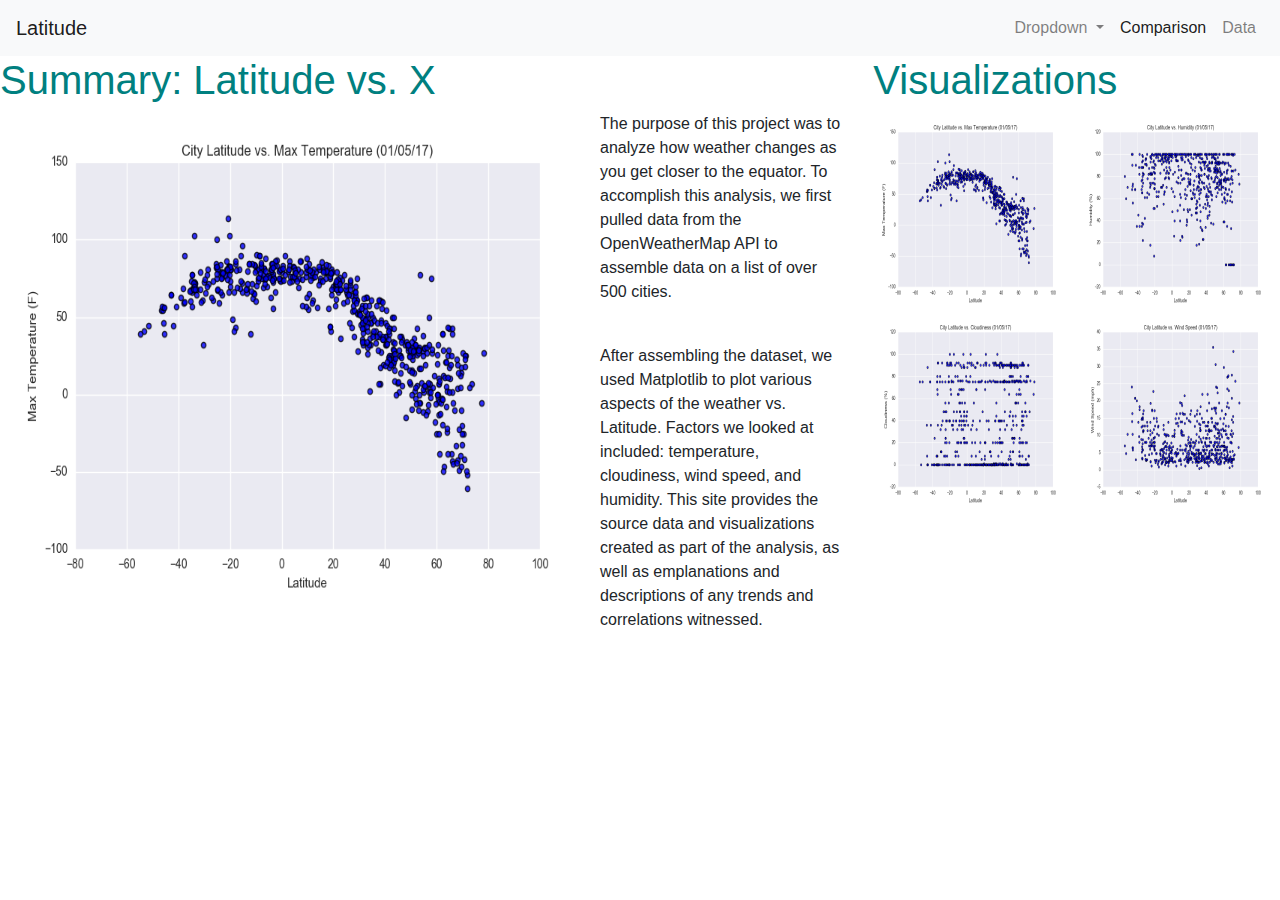
<file: index.html>
<!DOCTYPE html>
<html lang="en-us">
  <head>

    <meta charset="UTF-8">
    <meta name="viewport" content="width=device-width, initial-scale=1.0">
    <meta http-equiv="X-UA-Compatible" content="ie=edge">

    <title>Web Visualization Dashboard</title>

    <!-- Boostrap Stylesheet -->
    <link rel="stylesheet" href="https://maxcdn.bootstrapcdn.com/bootstrap/4.0.0/css/bootstrap.min.css" integrity="sha384-Gn5384xqQ1aoWXA+058RXPxPg6fy4IWvTNh0E263XmFcJlSAwiGgFAW/dAiS6JXm" crossorigin="anonymous">

    <!-- Your own CSS stylesheet -->
    <link rel="stylesheet" href="assets/css/style.css">

  </head>

  <body>
    <!-- Start of navbar -->
    <nav class="navbar navbar-expand-lg navbar-light bg-light">
      <a class="navbar-brand" href="#">Latitude</a>
      <button class="navbar-toggler" type="button" data-toggle="collapse" data-target="#navbarSupportedContent" aria-controls="navbarSupportedContent" aria-expanded="false" aria-label="Toggle navigation">
        <span class="navbar-toggler-icon"></span>
      </button>
    
      <div class="collapse navbar-collapse" id="navbarSupportedContent">
        <ul class="navbar-nav ml-auto">
          <li class="nav-item dropdown">
            <a class="nav-link dropdown-toggle" href="#" id="navbarDropdown" role="button" data-toggle="dropdown" aria-haspopup="true" aria-expanded="false">
              Dropdown
            </a>
            <div class="dropdown-menu" aria-labelledby="navbarDropdown">
              <a class="dropdown-item" href="#">Max Temperature</a>
              <a class="dropdown-item" href="#">Humidity</a>
              <a class="dropdown-item" href="#">Cloudiness</a>
              <a class="dropdown-item" href="#">Wind Speed</a>
            </div>
          </li>
          <li class="nav-item active">
            <a class="nav-link" href="#">Comparison<span class="sr-only">(current)</span></a>
          </li>
          <li class="nav-item">
            <a class="nav-link" href="#">Data</a>
          </li>
        </ul>
      </div>
    </nav>
    <!-- End of navbar -->

    <!-- Start of container -->
    <div class="row">
      <div class="col-sm-8">
        <h1>Summary: Latitude vs. X</h1>
        <article>
          <a target="_blank" href="assets/images/Fig1.png">
            <img border="0" src="assets/images/Fig1.png"align="left" alt="Fig1" style="width:600px;height:500px;">
          </a>
          <p>The purpose of this project was to analyze how weather changes as you get closer to the equator. To accomplish this analysis, we first pulled data from the OpenWeatherMap API to assemble data on a list of over 500 cities.</p>
          <br>
          <p>After assembling the dataset, we used Matplotlib to plot various aspects of the weather vs. Latitude. Factors we looked at included: temperature, cloudiness, wind speed, and humidity. This site provides the source data and visualizations created as part of the analysis, as well as emplanations and descriptions of any trends and correlations witnessed.</p>
          </article>
      </div>
      
      <div class="col-sm-4">
        <h1>Visualizations</h1>
        <a target="_blank" href="assets/images/Fig1.png">
          <img border="0" src="assets/images/Fig1.png" alt="Fig1" style="width:200px;height:200px;">
        <a  target="_blank" href="assets/images/Fig2.png">
          <img border="0" src="assets/images/Fig2.png" alt="Fig2" style="width:200px;height:200px;">
        </a>
        <a target="_blank" href="assets/images/Fig3.png">
          <img border="0" src="assets/images/Fig3.png" alt="Fig3" style="width:200px;height:200px;">
        <a target="_blank" href="assets/images/Fig4.png">
          <img border="0" src="assets/images/Fig4.png" alt="Fig4" style="width:200px;height:200px;">
        </a>
      </div>
    </div>


    <!-- End of container -->

    <!-- Start of footer -->
      <!-- Put the code for your footer here (optional) -->
    
    <!-- End of footer -->

    <!-- Javascript required for using Bootstrap -->
    <script src="https://code.jquery.com/jquery-3.2.1.slim.min.js" integrity="sha384-KJ3o2DKtIkvYIK3UENzmM7KCkRr/rE9/Qpg6aAZGJwFDMVNA/GpGFF93hXpG5KkN" crossorigin="anonymous"></script>
    <script src="https://cdnjs.cloudflare.com/ajax/libs/popper.js/1.12.9/umd/popper.min.js" integrity="sha384-ApNbgh9B+Y1QKtv3Rn7W3mgPxhU9K/ScQsAP7hUibX39j7fakFPskvXusvfa0b4Q" crossorigin="anonymous"></script>
    <script src="https://maxcdn.bootstrapcdn.com/bootstrap/4.0.0/js/bootstrap.min.js" integrity="sha384-JZR6Spejh4U02d8jOt6vLEHfe/JQGiRRSQQxSfFWpi1MquVdAyjUar5+76PVCmYl" crossorigin="anonymous"></script>
  </body>

</html>
</file>
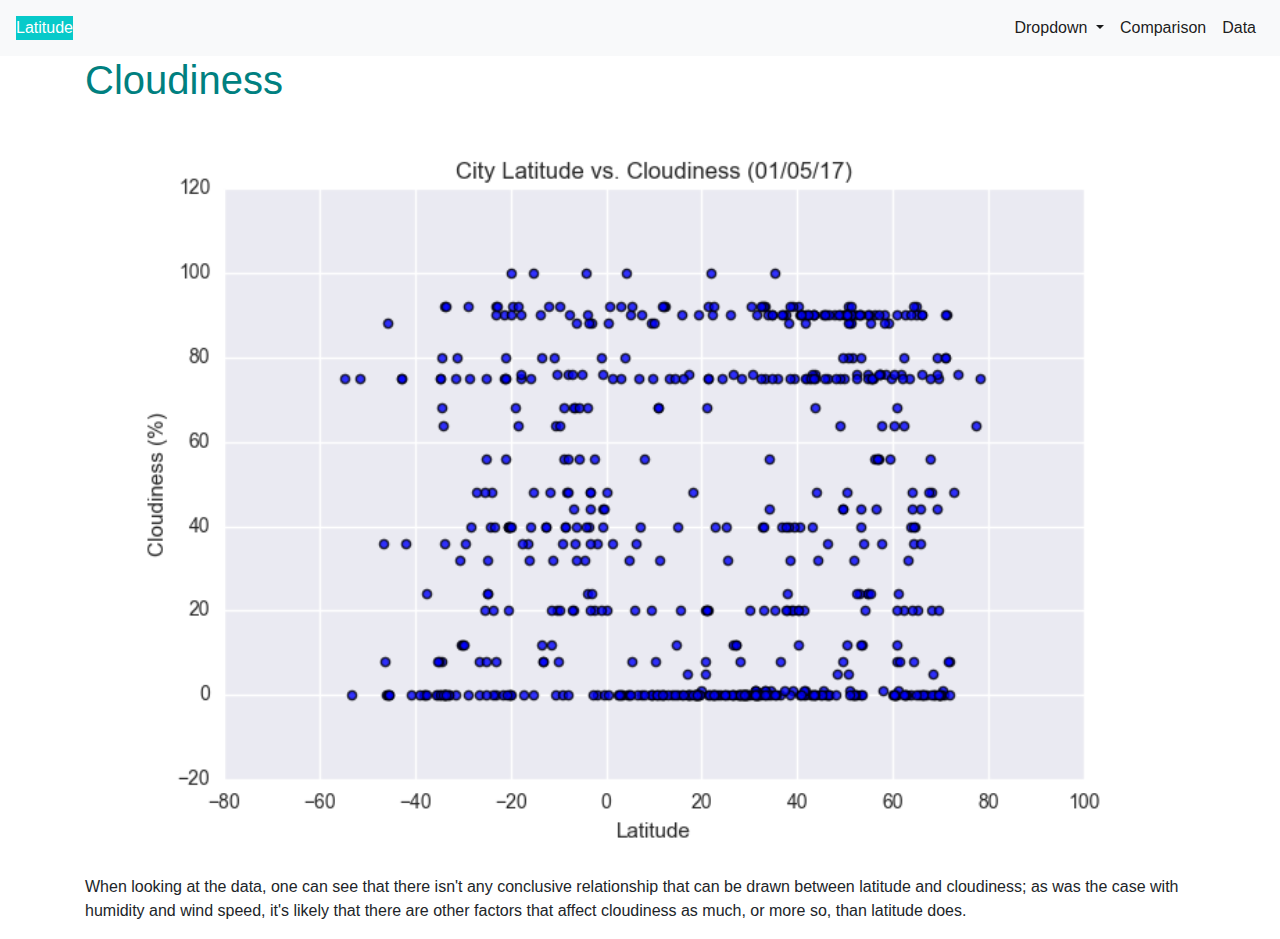
<file: cloudiness.html>
<!DOCTYPE html>
<html lang="en-us">
  <head>

    <meta charset="UTF-8">
    <meta name="viewport" content="width=device-width, initial-scale=1.0">
    <meta http-equiv="X-UA-Compatible" content="ie=edge">

    <title>Web Visualization- Cloudiness</title>

    <!-- Boostrap Stylesheet -->
    <link rel="stylesheet" href="https://maxcdn.bootstrapcdn.com/bootstrap/4.0.0/css/bootstrap.min.css" integrity="sha384-Gn5384xqQ1aoWXA+058RXPxPg6fy4IWvTNh0E263XmFcJlSAwiGgFAW/dAiS6JXm" crossorigin="anonymous">

    <!-- CSS stylesheet -->
    <link rel="stylesheet" href="assets/css/style.css">

  </head>

  <body>
    <!-- Start of navbar -->
    <nav class="navbar navbar-expand-lg navbar-light bg-light">
      <a class="navbarButton" href="index.html">Latitude</a>
      <button class="navbar-toggler" type="button" data-toggle="collapse" data-target="#navbarSupportedContent" aria-controls="navbarSupportedContent" aria-expanded="false" aria-label="Toggle navigation">
        <span class="navbar-toggler-icon"></span>
      </button>
    
      <div class="collapse navbar-collapse" id="navbarSupportedContent">
        <ul class="navbar-nav ml-auto">
          <li class="nav-item dropdown active">
            <a class="nav-link dropdown-toggle" href="#" id="navbarDropdown" role="button" data-toggle="dropdown" aria-haspopup="true" aria-expanded="false">
              Dropdown
            </a>
            <div class="dropdown-menu" aria-labelledby="navbarDropdown">
              <a class="dropdown-item" href="temperature.html">Max Temperature</a>
              <a class="dropdown-item" href="humidity.html">Humidity</a>
              <a class="dropdown-item" href="cloudiness.html">Cloudiness</a>
              <a class="dropdown-item" href="wind.html">Wind Speed</a>
            </div>
          </li>
          <li class="nav-item active">
            <a class="nav-link" href="comparison.html">Comparison<span class="sr-only">(current)</span></a>
          </li>
          <li class="nav-item active">
            <a class="nav-link" href="data.html">Data</a>
          </li>
        </ul>
      </div>
    </nav>
    <!-- End of navbar -->

    <!-- Start of container -->

    <div class = "container">
      <h1> Cloudiness</h1>
      <a target="_blank" href="assets/images/Fig3.png">
        <img class="xVsTemp" src="assets/images/Fig3.png" alt="Fig3">
      </a>
        <p> When looking at the data, one can see that there isn't any conclusive relationship that can be drawn between latitude and cloudiness; as was the case with humidity and wind speed, it's likely that there are other factors that affect cloudiness as much, or more so, than latitude does. 
        </p>
    </div>



      <!-- Javascript required for using Bootstrap -->
  <script src="https://code.jquery.com/jquery-3.2.1.slim.min.js"
  integrity="sha384-KJ3o2DKtIkvYIK3UENzmM7KCkRr/rE9/Qpg6aAZGJwFDMVNA/GpGFF93hXpG5KkN"
  crossorigin="anonymous"></script>
<script src="https://cdnjs.cloudflare.com/ajax/libs/popper.js/1.12.9/umd/popper.min.js"
  integrity="sha384-ApNbgh9B+Y1QKtv3Rn7W3mgPxhU9K/ScQsAP7hUibX39j7fakFPskvXusvfa0b4Q"
  crossorigin="anonymous"></script>
<script src="https://maxcdn.bootstrapcdn.com/bootstrap/4.0.0/js/bootstrap.min.js"
  integrity="sha384-JZR6Spejh4U02d8jOt6vLEHfe/JQGiRRSQQxSfFWpi1MquVdAyjUar5+76PVCmYl"
  crossorigin="anonymous"></script>
    </body>
</html>
</file>
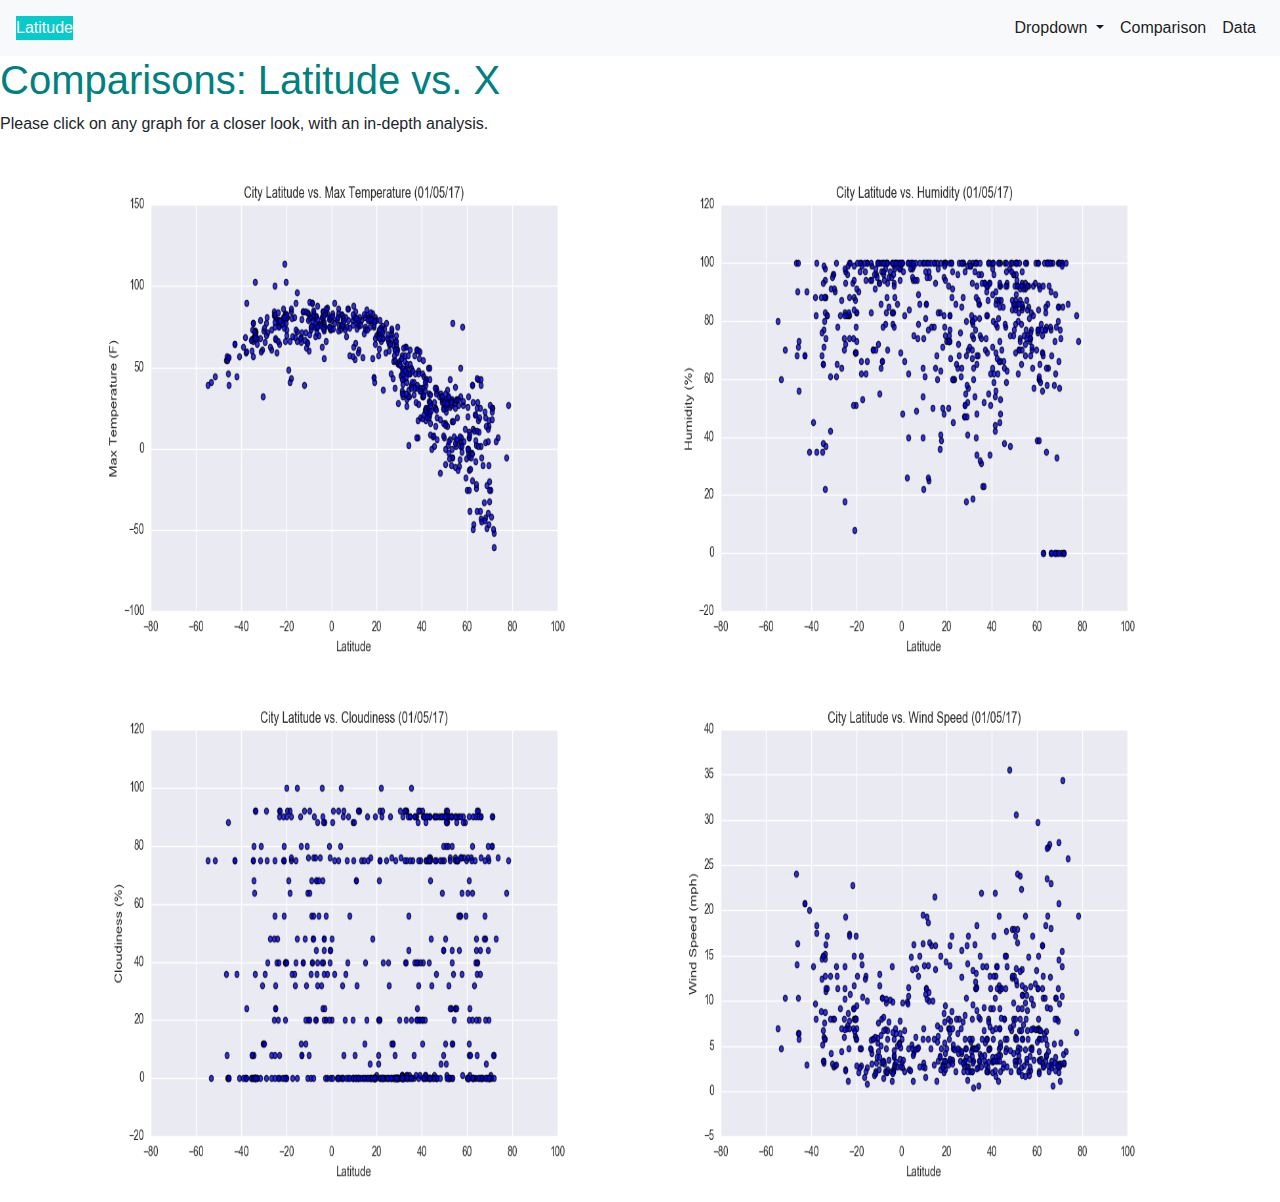
<file: comparison.html>
<!DOCTYPE html>
<html lang="en-us">

<head>

  <meta charset="UTF-8">
  <meta name="viewport" content="width=device-width, initial-scale=1.0">
  <meta http-equiv="X-UA-Compatible" content="ie=edge">

  <title>Web Visualization- Comparison</title>

  <!-- Boostrap Stylesheet -->
  <link rel="stylesheet" href="https://maxcdn.bootstrapcdn.com/bootstrap/4.0.0/css/bootstrap.min.css"
    integrity="sha384-Gn5384xqQ1aoWXA+058RXPxPg6fy4IWvTNh0E263XmFcJlSAwiGgFAW/dAiS6JXm" crossorigin="anonymous">

  <!-- CSS stylesheet -->
  <link rel="stylesheet" href="assets/css/style.css">

</head>

<body>
  <!-- Start of navbar -->
  <nav class="navbar navbar-expand-lg navbar-light bg-light">
    <a class="navbarButton" href="index.html">Latitude</a>
    <button class="navbar-toggler" type="button" data-toggle="collapse" data-target="#navbarSupportedContent"
      aria-controls="navbarSupportedContent" aria-expanded="false" aria-label="Toggle navigation">
      <span class="navbar-toggler-icon"></span>
    </button>

    <div class="collapse navbar-collapse" id="navbarSupportedContent">
      <ul class="navbar-nav ml-auto">
        <li class="nav-item dropdown active">
          <a class="nav-link dropdown-toggle" href="#" id="navbarDropdown" role="button" data-toggle="dropdown"
            aria-haspopup="true" aria-expanded="false">
            Dropdown
          </a>
          <div class="dropdown-menu" aria-labelledby="navbarDropdown">
            <a class="dropdown-item" href="temperature.html">Max Temperature</a>
            <a class="dropdown-item" href="humidity.html">Humidity</a>
            <a class="dropdown-item" href="cloudiness.html">Cloudiness</a>
            <a class="dropdown-item" href="wind.html">Wind Speed</a>
          </div>
        </li>
        <li class="nav-item active">
          <a class="nav-link" href="comparison.html">Comparison<span class="sr-only">(current)</span></a>
        </li>
        <li class="nav-item active">
          <a class="nav-link" href="data.html">Data</a>
        </li>
      </ul>
    </div>
  </nav>
  <!-- End of navbar -->




  <!-- Start of container -->
  <div id="comparisonTitle">
    <h1>Comparisons: Latitude vs. X</h1>
    <p> Please click on any graph for a closer look, with an in-depth analysis.</p>
  </div>
  <div class="container">
    <div class="row">
      <div class="col">
        <a target="_blank" href="temperature.html">
          <img border="0" src="assets/images/Fig1.png" alt="Fig1" style="width:525px;height:525px;">
        </a>
      </div>
      <div class="col">
        <a target="_blank" href="humidity.html">
          <img border="0" src="assets/images/Fig2.png" alt="Fig2" style="width:525px;height:525px;">
        </a>
      </div>
      <div class="w-100"></div>
      <div class="col">
        <a target="_blank" href="cloudiness.html">
          <img border="0" src="assets/images/Fig3.png" alt="Fig3" style="width:525px;height:525px;">
        </a>
      </div>
      <div class="col">
        <a target="_blank" href="wind.html">
          <img border="0" src="assets/images/Fig4.png" alt="Fig4" style="width:525px;height:525px;">
        </a>
      </div>
    </div>
  </div>


  <!-- Javascript required for using Bootstrap -->
  <script src="https://code.jquery.com/jquery-3.2.1.slim.min.js"
    integrity="sha384-KJ3o2DKtIkvYIK3UENzmM7KCkRr/rE9/Qpg6aAZGJwFDMVNA/GpGFF93hXpG5KkN"
    crossorigin="anonymous"></script>
  <script src="https://cdnjs.cloudflare.com/ajax/libs/popper.js/1.12.9/umd/popper.min.js"
    integrity="sha384-ApNbgh9B+Y1QKtv3Rn7W3mgPxhU9K/ScQsAP7hUibX39j7fakFPskvXusvfa0b4Q"
    crossorigin="anonymous"></script>
  <script src="https://maxcdn.bootstrapcdn.com/bootstrap/4.0.0/js/bootstrap.min.js"
    integrity="sha384-JZR6Spejh4U02d8jOt6vLEHfe/JQGiRRSQQxSfFWpi1MquVdAyjUar5+76PVCmYl"
    crossorigin="anonymous"></script>
</body>

</html>
</file>
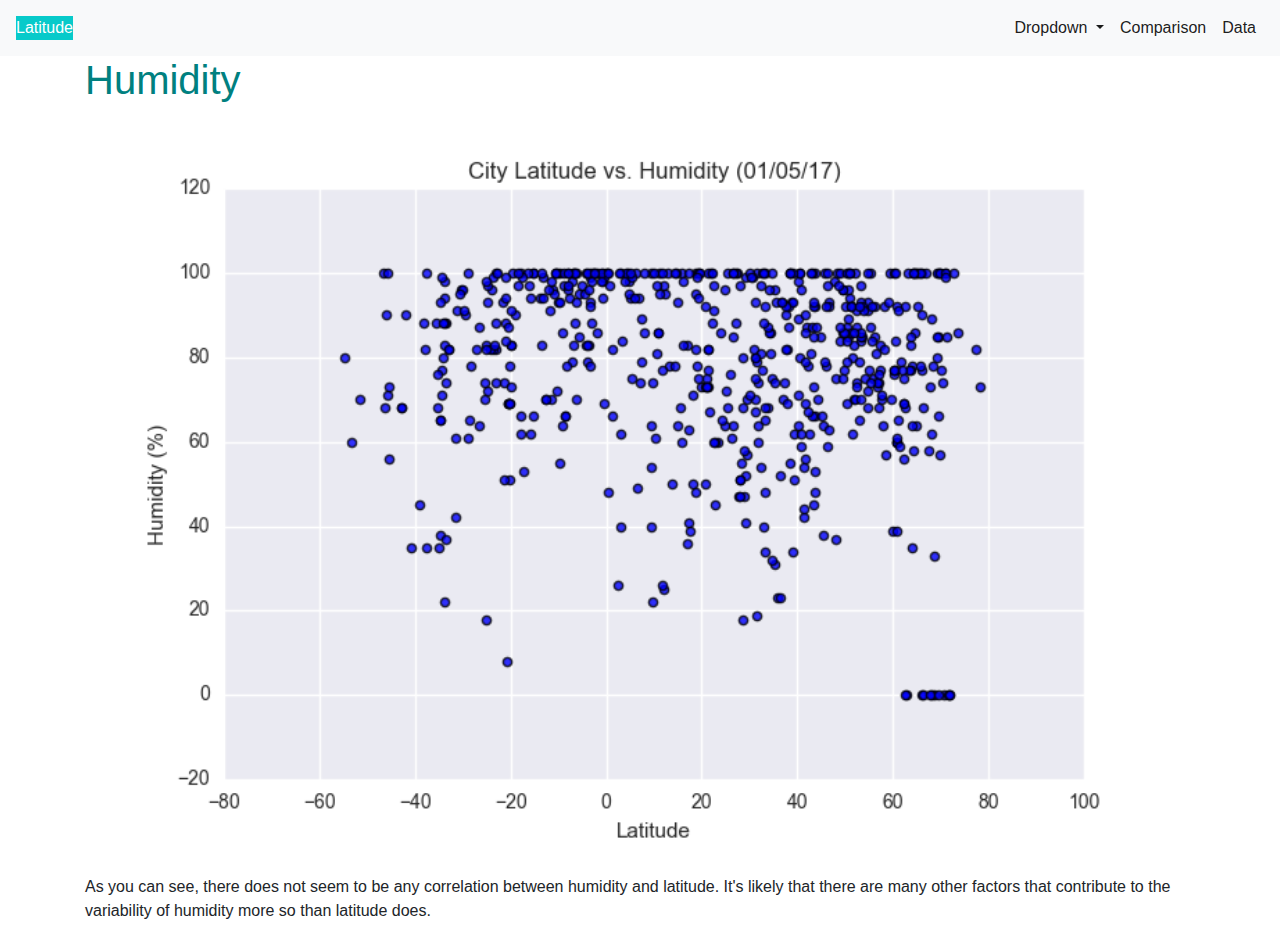
<file: humidity.html>
<!DOCTYPE html>
<html lang="en-us">
  <head>

    <meta charset="UTF-8">
    <meta name="viewport" content="width=device-width, initial-scale=1.0">
    <meta http-equiv="X-UA-Compatible" content="ie=edge">

    <title>Web Visualization- Humidity</title>

    <!-- Boostrap Stylesheet -->
    <link rel="stylesheet" href="https://maxcdn.bootstrapcdn.com/bootstrap/4.0.0/css/bootstrap.min.css" integrity="sha384-Gn5384xqQ1aoWXA+058RXPxPg6fy4IWvTNh0E263XmFcJlSAwiGgFAW/dAiS6JXm" crossorigin="anonymous">

    <!-- CSS stylesheet -->
    <link rel="stylesheet" href="assets/css/style.css">

  </head>

  <body>
    <!-- Start of navbar -->
    <nav class="navbar navbar-expand-lg navbar-light bg-light">
      <a class="navbarButton" href="index.html">Latitude</a>
      <button class="navbar-toggler" type="button" data-toggle="collapse" data-target="#navbarSupportedContent" aria-controls="navbarSupportedContent" aria-expanded="false" aria-label="Toggle navigation">
        <span class="navbar-toggler-icon"></span>
      </button>
    
      <div class="collapse navbar-collapse" id="navbarSupportedContent">
        <ul class="navbar-nav ml-auto">
          <li class="nav-item dropdown active">
            <a class="nav-link dropdown-toggle" href="#" id="navbarDropdown" role="button" data-toggle="dropdown" aria-haspopup="true" aria-expanded="false">
              Dropdown
            </a>
            <div class="dropdown-menu" aria-labelledby="navbarDropdown">
              <a class="dropdown-item" href="temperature.html">Max Temperature</a>
              <a class="dropdown-item" href="humidity.html">Humidity</a>
              <a class="dropdown-item" href="cloudiness.html">Cloudiness</a>
              <a class="dropdown-item" href="wind.html">Wind Speed</a>
            </div>
          </li>
          <li class="nav-item active">
            <a class="nav-link" href="comparison.html">Comparison<span class="sr-only">(current)</span></a>
          </li>
          <li class="nav-item active">
            <a class="nav-link" href="data.html">Data</a>
          </li>
        </ul>
      </div>
    </nav>
    <!-- End of navbar -->

    <!-- Start of container -->
 
    <div class = "container">
         <h1> Humidity</h1>
      <a target="_blank" href="assets/images/Fig2.png">
        <img class="xVsTemp" src="assets/images/Fig2.png" alt="Fig2">
      </a>
        <p> As you can see, there does not seem to be any correlation between humidity and latitude. It's likely that there are many other factors that contribute to the variability of humidity more so than latitude does.
        </p>
    </div>



      <!-- Javascript required for using Bootstrap -->
  <script src="https://code.jquery.com/jquery-3.2.1.slim.min.js"
  integrity="sha384-KJ3o2DKtIkvYIK3UENzmM7KCkRr/rE9/Qpg6aAZGJwFDMVNA/GpGFF93hXpG5KkN"
  crossorigin="anonymous"></script>
<script src="https://cdnjs.cloudflare.com/ajax/libs/popper.js/1.12.9/umd/popper.min.js"
  integrity="sha384-ApNbgh9B+Y1QKtv3Rn7W3mgPxhU9K/ScQsAP7hUibX39j7fakFPskvXusvfa0b4Q"
  crossorigin="anonymous"></script>
<script src="https://maxcdn.bootstrapcdn.com/bootstrap/4.0.0/js/bootstrap.min.js"
  integrity="sha384-JZR6Spejh4U02d8jOt6vLEHfe/JQGiRRSQQxSfFWpi1MquVdAyjUar5+76PVCmYl"
  crossorigin="anonymous"></script>
    </body>
</html>
</file>
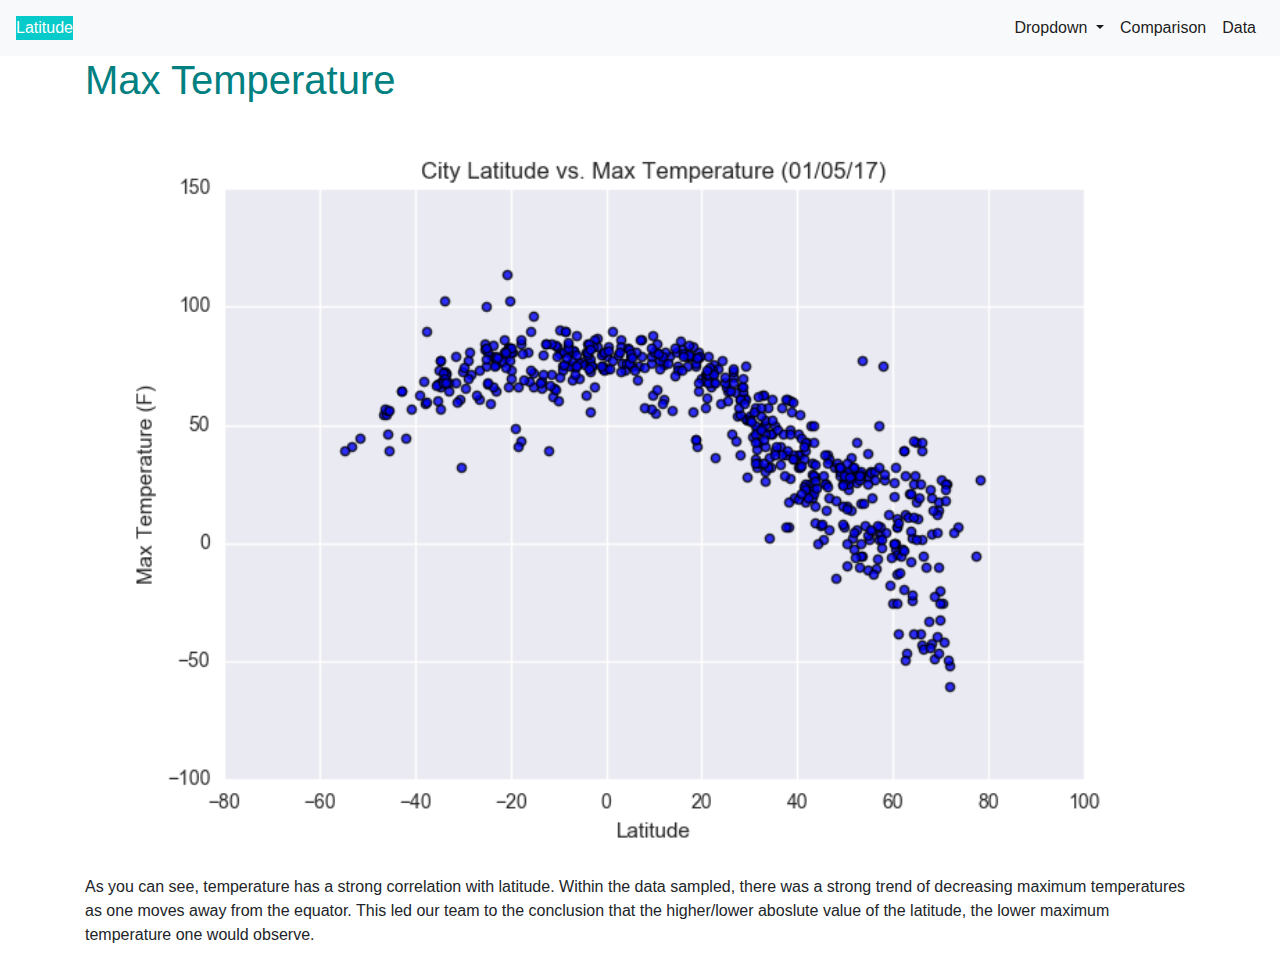
<file: temperature.html>
<!DOCTYPE html>
<html lang="en-us">
  <head>

    <meta charset="UTF-8">
    <meta name="viewport" content="width=device-width, initial-scale=1.0">
    <meta http-equiv="X-UA-Compatible" content="ie=edge">

    <title>Web Visualization- Temperature</title>

    <!-- Boostrap Stylesheet -->
    <link rel="stylesheet" href="https://maxcdn.bootstrapcdn.com/bootstrap/4.0.0/css/bootstrap.min.css" integrity="sha384-Gn5384xqQ1aoWXA+058RXPxPg6fy4IWvTNh0E263XmFcJlSAwiGgFAW/dAiS6JXm" crossorigin="anonymous">

    <!-- CSS stylesheet -->
    <link rel="stylesheet" href="assets/css/style.css">

  </head>

  <body>
    <!-- Start of navbar -->
    <nav class="navbar navbar-expand-lg navbar-light bg-light">
      <a class="navbarButton" href="index.html">Latitude</a>
      <button class="navbar-toggler" type="button" data-toggle="collapse" data-target="#navbarSupportedContent" aria-controls="navbarSupportedContent" aria-expanded="false" aria-label="Toggle navigation">
        <span class="navbar-toggler-icon"></span>
      </button>
    
      <div class="collapse navbar-collapse" id="navbarSupportedContent">
        <ul class="navbar-nav ml-auto">
          <li class="nav-item dropdown active">
            <a class="nav-link dropdown-toggle" href="#" id="navbarDropdown" role="button" data-toggle="dropdown" aria-haspopup="true" aria-expanded="false">
              Dropdown
            </a>
            <div class="dropdown-menu" aria-labelledby="navbarDropdown">
              <a class="dropdown-item" href="temperature.html">Max Temperature</a>
              <a class="dropdown-item" href="humidity.html">Humidity</a>
              <a class="dropdown-item" href="cloudiness.html">Cloudiness</a>
              <a class="dropdown-item" href="wind.html">Wind Speed</a>
            </div>
          </li>
          <li class="nav-item active">
            <a class="nav-link" href="comparison.html">Comparison<span class="sr-only">(current)</span></a>
          </li>
          <li class="nav-item active">
            <a class="nav-link" href="data.html">Data</a>
          </li>
        </ul>
      </div>
    </nav>
    <!-- End of navbar -->

    <!-- Start of container -->
   
    <div class = "container">
      <h1> Max Temperature</h1>
      <a target="_blank" href="assets/images/Fig1.png">
        <img class="xVsTemp" src="assets/images/Fig1.png" alt="Fig1">
      </a>
        <p> As you can see, temperature has a strong correlation with latitude. Within the data sampled, there was a strong trend of decreasing maximum temperatures as one moves away from the equator. This led our team to the conclusion that the higher/lower aboslute value of the latitude, the lower maximum temperature one would observe.
        </p>
    </div>


      <!-- Javascript required for using Bootstrap -->
  <script src="https://code.jquery.com/jquery-3.2.1.slim.min.js"
  integrity="sha384-KJ3o2DKtIkvYIK3UENzmM7KCkRr/rE9/Qpg6aAZGJwFDMVNA/GpGFF93hXpG5KkN"
  crossorigin="anonymous"></script>
<script src="https://cdnjs.cloudflare.com/ajax/libs/popper.js/1.12.9/umd/popper.min.js"
  integrity="sha384-ApNbgh9B+Y1QKtv3Rn7W3mgPxhU9K/ScQsAP7hUibX39j7fakFPskvXusvfa0b4Q"
  crossorigin="anonymous"></script>
<script src="https://maxcdn.bootstrapcdn.com/bootstrap/4.0.0/js/bootstrap.min.js"
  integrity="sha384-JZR6Spejh4U02d8jOt6vLEHfe/JQGiRRSQQxSfFWpi1MquVdAyjUar5+76PVCmYl"
  crossorigin="anonymous"></script>
    </body>
</html>
</file>
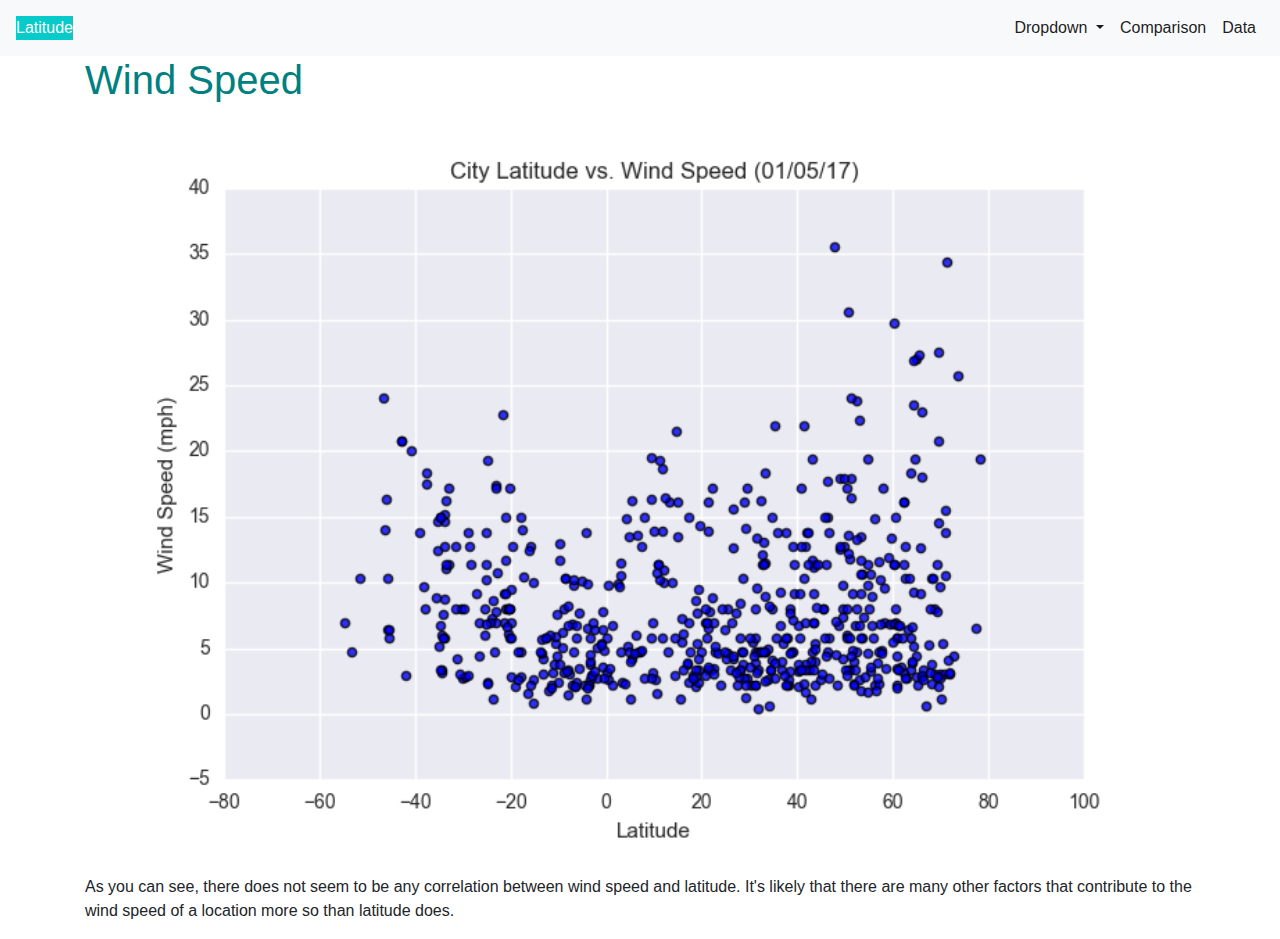
<file: wind.html>
<!DOCTYPE html>
<html lang="en-us">
  <head>

    <meta charset="UTF-8">
    <meta name="viewport" content="width=device-width, initial-scale=1.0">
    <meta http-equiv="X-UA-Compatible" content="ie=edge">

    <title>Web Visualization- Wind Speed</title>

    <!-- Boostrap Stylesheet -->
    <link rel="stylesheet" href="https://maxcdn.bootstrapcdn.com/bootstrap/4.0.0/css/bootstrap.min.css" integrity="sha384-Gn5384xqQ1aoWXA+058RXPxPg6fy4IWvTNh0E263XmFcJlSAwiGgFAW/dAiS6JXm" crossorigin="anonymous">

    <!-- CSS stylesheet -->
    <link rel="stylesheet" href="assets/css/style.css">

  </head>

  <body>
    <!-- Start of navbar -->
    <nav class="navbar navbar-expand-lg navbar-light bg-light">
      <a class="navbarButton" href="index.html">Latitude</a>
      <button class="navbar-toggler" type="button" data-toggle="collapse" data-target="#navbarSupportedContent" aria-controls="navbarSupportedContent" aria-expanded="false" aria-label="Toggle navigation">
        <span class="navbar-toggler-icon"></span>
      </button>
    
      <div class="collapse navbar-collapse" id="navbarSupportedContent">
        <ul class="navbar-nav ml-auto">
          <li class="nav-item dropdown active">
            <a class="nav-link dropdown-toggle" href="#" id="navbarDropdown" role="button" data-toggle="dropdown" aria-haspopup="true" aria-expanded="false">
              Dropdown
            </a>
            <div class="dropdown-menu" aria-labelledby="navbarDropdown">
              <a class="dropdown-item" href="temperature.html">Max Temperature</a>
              <a class="dropdown-item" href="humidity.html">Humidity</a>
              <a class="dropdown-item" href="cloudiness.html">Cloudiness</a>
              <a class="dropdown-item" href="wind.html">Wind Speed</a>
            </div>
          </li>
          <li class="nav-item active">
            <a class="nav-link" href="comparison.html">Comparison<span class="sr-only">(current)</span></a>
          </li>
          <li class="nav-item active">
            <a class="nav-link" href="data.html">Data</a>
          </li>
        </ul>
      </div>
    </nav>
    <!-- End of navbar -->

    <!-- Start of container -->

  
    <div class = "container">
      <h1> Wind Speed</h1>
      <a target="_blank" href="assets/images/Fig4.png">
        <img class="xVsTemp" src="assets/images/Fig4.png" alt="Fig4">
      </a>
        <p> As you can see, there does not seem to be any correlation between wind speed and latitude. It's likely that there are many other factors that contribute to the wind speed of a location more so than latitude does.
        </p>
    </div>



      <!-- Javascript required for using Bootstrap -->
  <script src="https://code.jquery.com/jquery-3.2.1.slim.min.js"
  integrity="sha384-KJ3o2DKtIkvYIK3UENzmM7KCkRr/rE9/Qpg6aAZGJwFDMVNA/GpGFF93hXpG5KkN"
  crossorigin="anonymous"></script>
<script src="https://cdnjs.cloudflare.com/ajax/libs/popper.js/1.12.9/umd/popper.min.js"
  integrity="sha384-ApNbgh9B+Y1QKtv3Rn7W3mgPxhU9K/ScQsAP7hUibX39j7fakFPskvXusvfa0b4Q"
  crossorigin="anonymous"></script>
<script src="https://maxcdn.bootstrapcdn.com/bootstrap/4.0.0/js/bootstrap.min.js"
  integrity="sha384-JZR6Spejh4U02d8jOt6vLEHfe/JQGiRRSQQxSfFWpi1MquVdAyjUar5+76PVCmYl"
  crossorigin="anonymous"></script>
    </body>
</html>
</file>
<file: assets/css/style.css>
h1 {
    text-align: left;
    color: teal;
}  

.navbarButton {
    color: rgb(255, 255, 255);
    background-color: rgb(7, 202, 202);
}

#comparisonTitle {
    align-self: flex-start;
}

#visuals {
    max-width: 600px;
    width: 100%;
}

.xVsTemp {
    width: 100%;
    height: auto;
}

.paragraphs {
    color: rgb(0, 0, 0);
    
}
</file>
